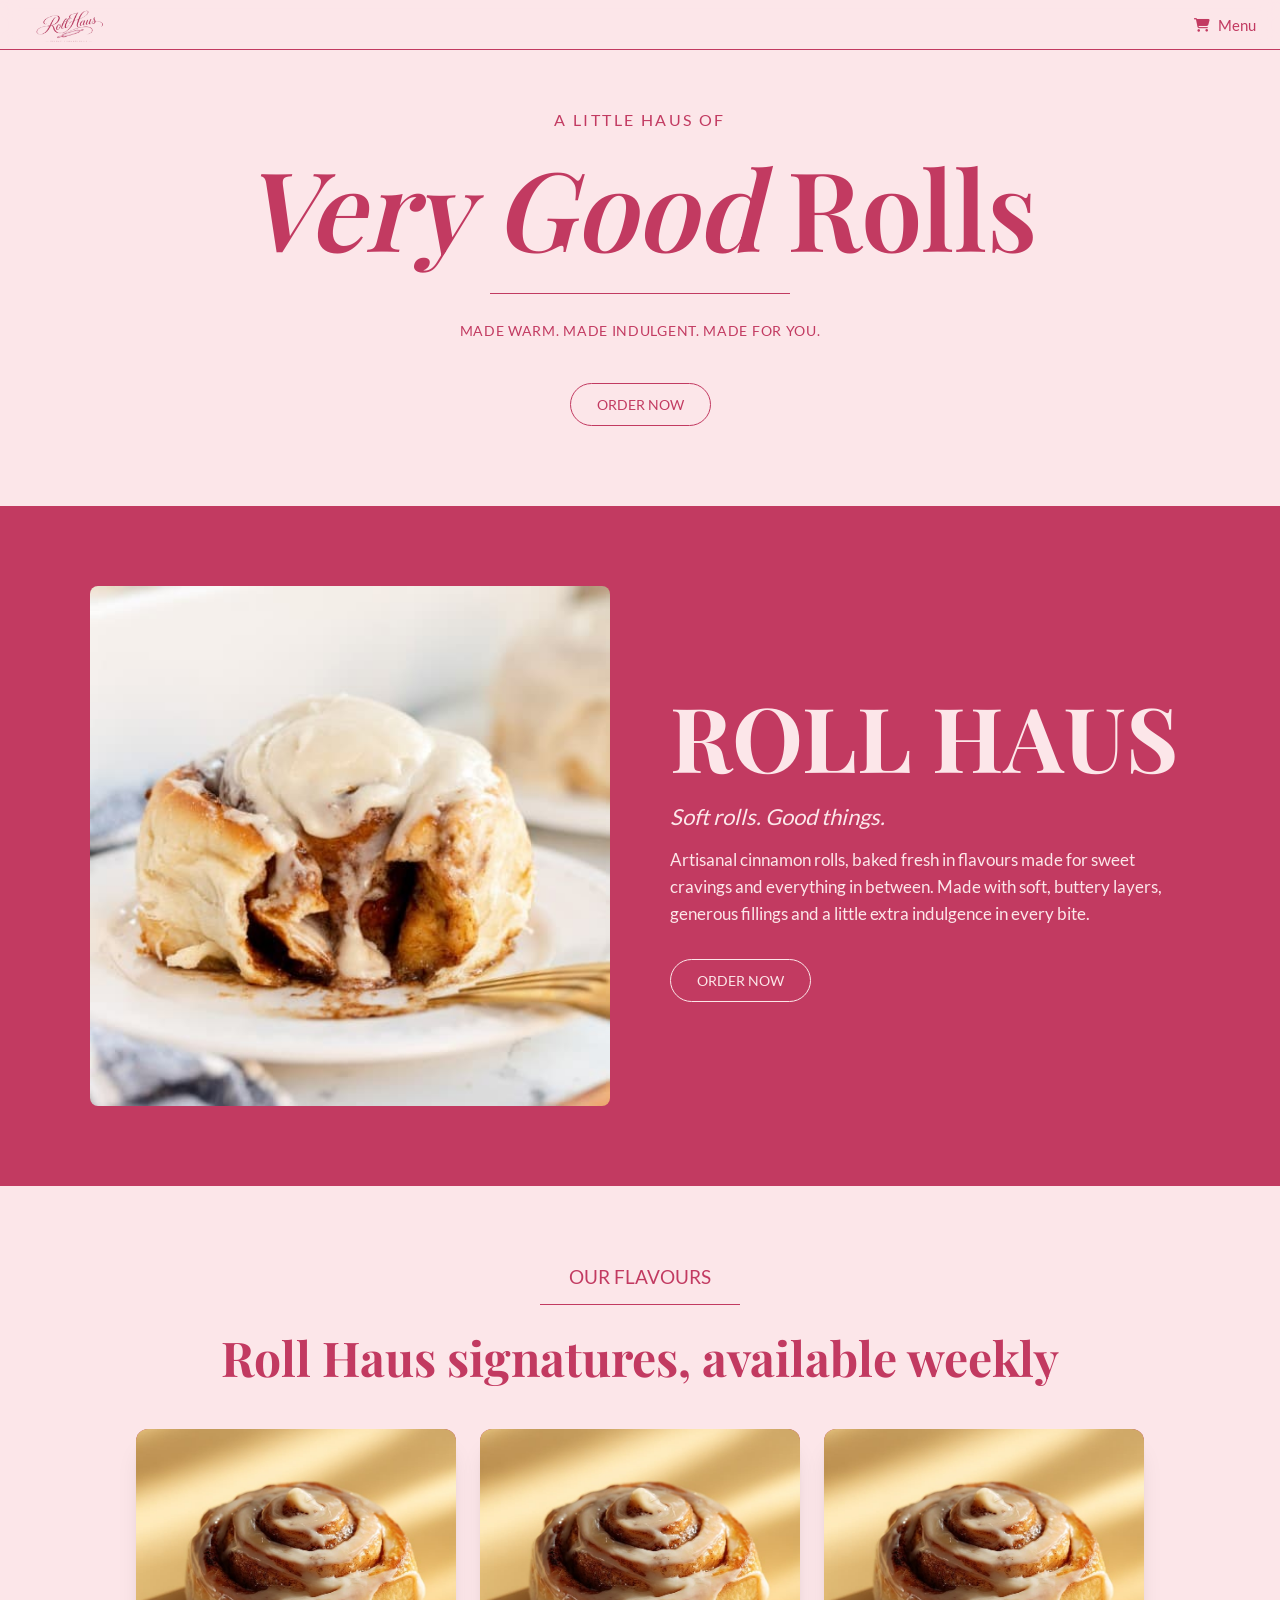
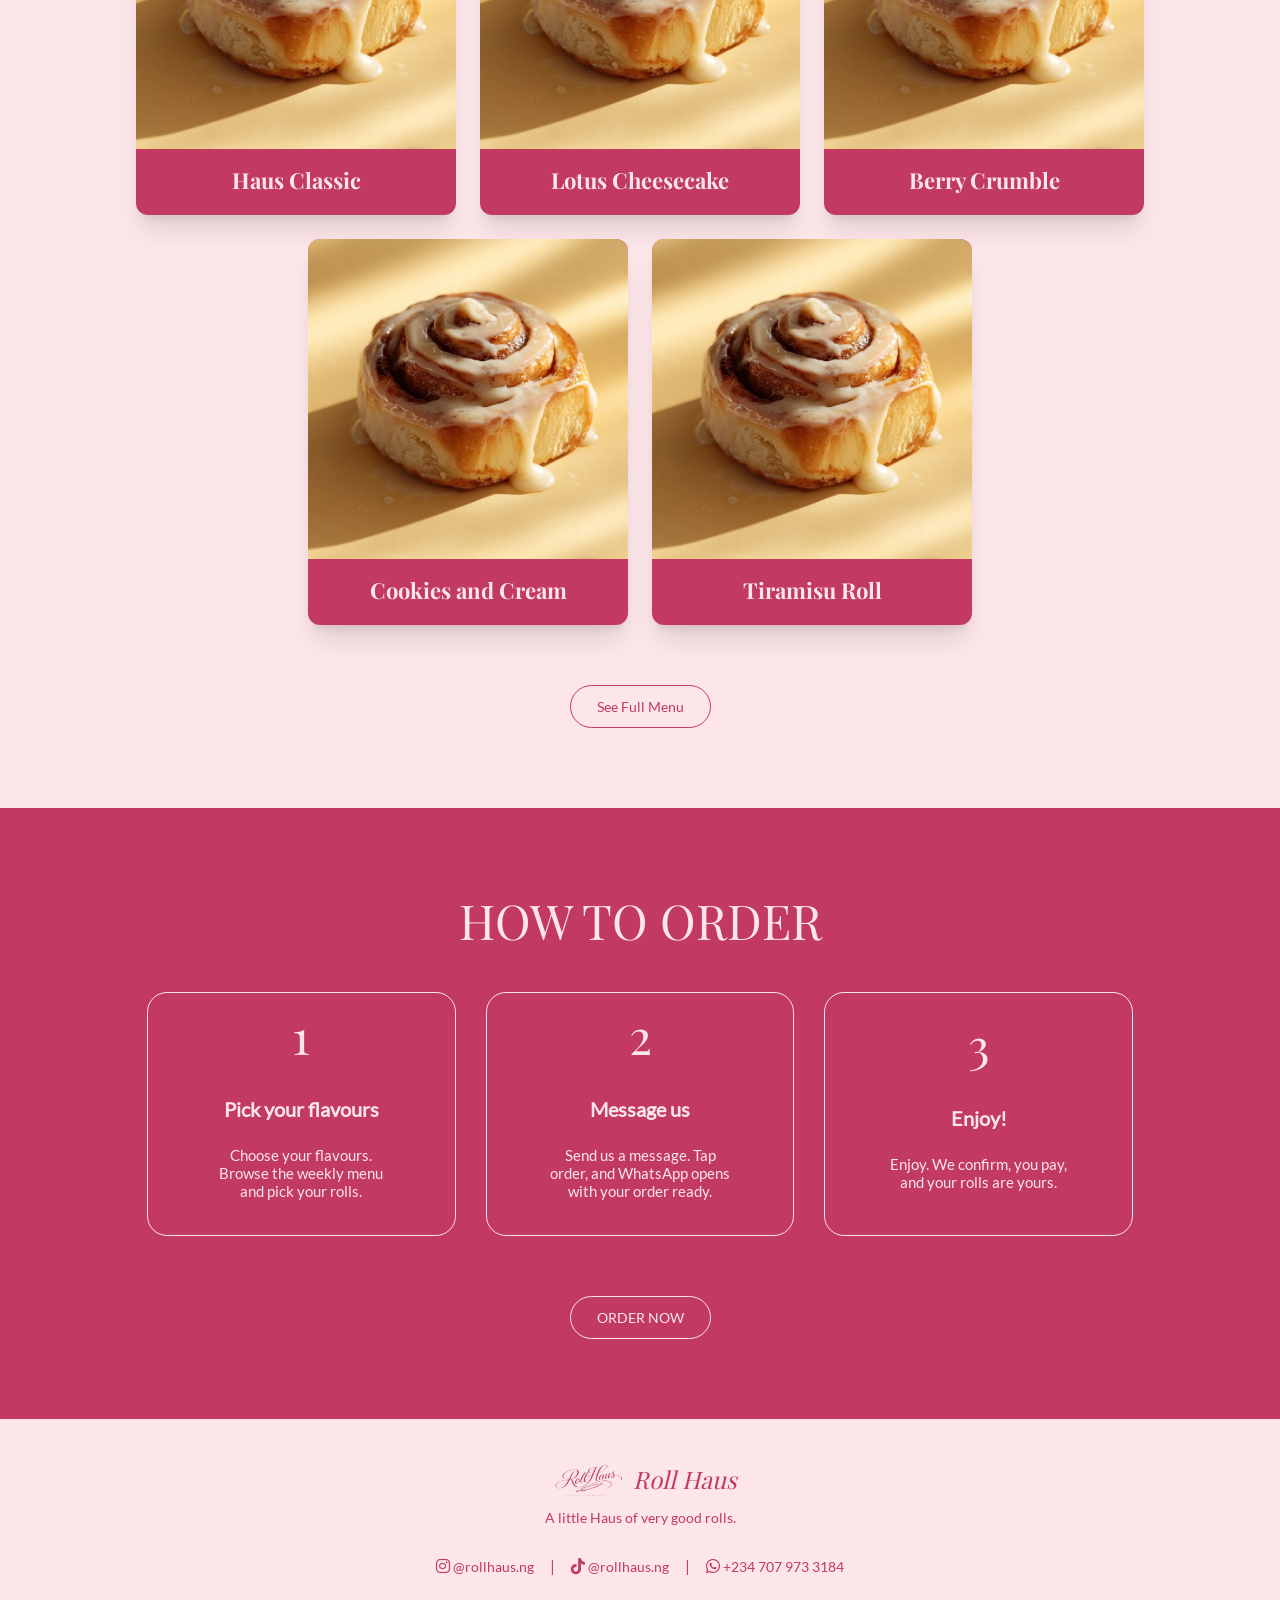
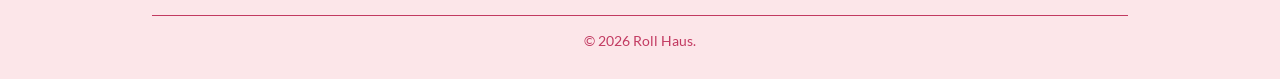
<file: index.html>
<!doctype html>
<html lang="en">
  <head>
    <meta charset="UTF-8" />
    <meta name="viewport" content="width=device-width, initial-scale=1.0" />
    <meta property="og:title" content="Roll Haus — Fresh Cinnamon Rolls">
    <meta property="og:description" content="Soft rolls. Good things.">
    <meta property="og:image" content="https://yoursite.com/assets/roll-haus.png">
    <meta property="og:url" content="https://yoursite.com">
    <meta name="theme-color" content="#c23a61">
    <title>Roll Haus</title>
    <link rel="stylesheet" href="style.css" />
    <link
      rel="stylesheet"
      href="https://cdnjs.cloudflare.com/ajax/libs/font-awesome/6.7.2/css/all.min.css"
    />
  </head>
  <body>

    <header>

      <nav class="navbar">

        <div class="nav-left">
          <img src="assets/roll-haus.png" alt="Roll Haus logo" />
        </div>

        <div class="nav-right">
          <a href="pages/menu.html">
            <span class="cart"><i class="fa-solid fa-cart-shopping"></i></span>
            <span class="menu-link">Menu</span>
          </a>
        </div>

      </nav>

    </header>

    <main>

      <section class="hero">
        <div class="hero-container">
          <h3>A LITTLE HAUS OF</h3>
          <h1><span>Very Good</span> Rolls</h1>
          <hr />
          <p>MADE WARM. MADE INDULGENT. MADE FOR YOU.</p>
          <a href="pages/menu.html" class="btn">ORDER NOW</a>
        </div>
      </section>

      <section class="about-haus">
        <div class="about-container">
          <div class="about-img">
            <img src="assets/about-img.jpg" alt="a cinnamon roll" />
          </div>
          <div class="about-text">
            <h1>ROLL HAUS</h1>
            <h3>Soft rolls. Good things.</h3>
            <p>
              Artisanal cinnamon rolls, baked fresh in flavours made for sweet
              cravings and everything in between. Made with soft, buttery
              layers, generous fillings and a little extra indulgence in every
              bite.
            </p>
            <a href="pages/menu.html" class="btn">ORDER NOW</a>
          </div>
        </div>
      </section>

      <section class="menu-preview">
        <div class="menu-container">

          <div class="menu-header">
            <h3>OUR FLAVOURS</h3>
            <hr />
            <h1>Roll Haus signatures, available weekly</h1>
          </div>

          <div class="flavor-grid">

            <div class="flavor-card">
              <img src="assets/menu-preview-img.jpg" alt="Classic Cinnamon" />
              <div class="flavor-info">
                <h4>Haus Classic</h4>
              </div>
            </div>

            <div class="flavor-card">
              <img src="assets/menu-preview-img.jpg" alt="Classic Cinnamon" />
              <div class="flavor-info">
                <h4>Lotus Cheesecake</h4>
              </div>
            </div>

            <div class="flavor-card">
              <img src="assets/menu-preview-img.jpg" alt="Classic Cinnamon" />
              <div class="flavor-info">
                <h4>Berry Crumble</h4>
              </div>
            </div>

            <div class="flavor-card">
              <img src="assets/menu-preview-img.jpg" alt="Classic Cinnamon" />
              <div class="flavor-info">
                <h4>Cookies and Cream</h4>
              </div>
            </div>

            <div class="flavor-card">
              <img src="assets/menu-preview-img.jpg" alt="Classic Cinnamon" />
              <div class="flavor-info">
                <h4>Tiramisu Roll</h4>
              </div>
            </div>

          </div>

          <a href="pages/menu.html" class="btn">See Full Menu</a>

        </div>
      </section>

      <section class="order-steps">

        <div class="order-steps-container">
          <h1>HOW TO ORDER</h1>
          <div class="order-steps-grid">
            <div class="order-steps-grid-items">
              <span>1</span>
              <h4>Pick your flavours</h4>
              <p>
                Choose your flavours. Browse the weekly menu and pick your rolls.
              </p>
            </div>
            <div class="order-steps-grid-items">
              <span>2</span>
              <h4>Message us</h4>
              <p>
                Send us a message. Tap order, and WhatsApp opens with your order ready.
              </p>
            </div>
            <div class="order-steps-grid-items">
              <span>3</span>
              <h4>Enjoy!</h4>
              <p>
                Enjoy. We confirm, you pay, and your rolls are yours.
              </p>
            </div>
          </div>
          <a href="pages/menu.html" class="btn">ORDER NOW</a>
        </div>

      </section>

    </main>

    <footer class="footer">
      <div class="footer-container">
        <div class="logo">
          <img src="assets/roll-haus.png" alt="Roll Haus logo">
          <h2>Roll Haus</h2>
        </div>
        <div class="footer-items">
          <p>A little Haus of very good rolls.</p>
          <div class="footer-links">
            <span>
              <i class="fa-brands fa-instagram"></i>
              <a href="https://www.instagram.com/rollhaus.ng/" target="_blank">@rollhaus.ng</a>
            </span>
            <span>|</span>
            <span>
              <i class="fa-brands fa-tiktok"></i>
              <a href="https://www.tiktok.com/@_xx.n4nsss" target="_blank">@rollhaus.ng</a>
            </span>
            <span>|</span>
            <span>
              <i class="fa-brands fa-whatsapp" target="_blank"></i>
              <a href="https://wa.me/2347079733184" target="_blank">+234 707 973 3184</a>
            </span>
          </div>
        </div>
        <div class="copyright">
          <hr>
          <p>&copy; 2026 Roll Haus.</p>
        </div>
      </div>
    </footer>

  </body>
</html>
</file>
<file: style.css>
* {
  margin: 0;
  padding: 0;
  box-sizing: border-box;
}

@font-face {
  font-family: "Playfair Display";
  src: url(fonts/PlayfairDisplay-VariableFont_wght.ttf);
}

@font-face {
  font-family: "Lato";
  src: url(fonts/Lato-Regular.ttf);
}

:root {
  --font-heading: "Playfair Display", cursive;
  --font-body: "Lato", sans-serif;
  --primary: #fce6e9;
  --secondary: #c23a61;
  --radius-pill: 999px;
  --nav-height: 50px;
}

body {
  background-color: var(--primary);
  font-family: var(--font-body);
  color: var(--secondary);
  overflow-x: hidden;
}

img {
  display: block;
  max-width: 100%;
}

/* NAV */
.navbar {
  position: fixed;
  top: 0;
  left: 0;
  right: 0;
  z-index: 10;
  display: flex;
  justify-content: space-between;
  align-items: center;
  height: var(--nav-height);
  padding: 0 24px;
  background: rgba(252, 230, 233, 0.85);
  backdrop-filter: blur(10px);
  border-bottom: 1px solid var(--secondary);
}

.nav-left img {
  width: 90px;
  height: auto;
}

.nav-right a {
  display: flex;
  align-items: center;
  gap: 8px;
  text-decoration: none;
  color: var(--secondary);
  font-size: 15px;
  transition: opacity 0.2s;
}

.nav-right a:hover {
  text-decoration: underline;
}

.nav-right .cart {
  font-size: 14px;
}

/* HERO */
.hero {
  padding: calc(var(--nav-height) + 60px) 24px 80px;
  background-color: var(--primary);
  text-align: center;
}

.hero-container {
  display: flex;
  flex-direction: column;
  align-items: center;
  max-width: 900px;
  margin: 0 auto;
}

.hero-container h3 {
  font-family: var(--font-body);
  font-weight: 400;
  font-size: 16px;
  letter-spacing: 0.15em;
  margin-bottom: 20px;
}

.hero-container h1 {
  font-family: var(--font-heading);
  font-weight: 600;
  font-size: clamp(48px, 10vw, 110px);
  line-height: 1.05;
  margin-bottom: 28px;
}

.hero-container h1 span {
  font-style: italic;
}

.hero-container hr {
  height: 1px;
  width: min(300px, 50%);
  border: none;
  background-color: var(--secondary);
  margin-bottom: 28px;
}

.hero-container p {
  font-size: 14px;
  letter-spacing: 0.05em;
  margin-bottom: 44px;
}

/* BUTTON (shared) */
.btn {
  display: inline-block;
  text-decoration: none;
  color: var(--secondary);
  font-family: var(--font-body);
  font-size: 14px;
  padding: 12px 26px;
  border: 1px solid var(--secondary);
  border-radius: var(--radius-pill);
  transition: background-color 0.3s, color 0.3s;
}

.btn:hover {
  background-color: var(--secondary);
  color: var(--primary);
}

/* ABOUT */
.about-haus {
  padding: 80px 24px;
  background-color: var(--secondary);
}

.about-container {
  display: flex;
  align-items: center;
  gap: 60px;
  max-width: 1100px;
  margin: 0 auto;
}

.about-img,
.about-text {
  flex: 1;
}

.about-img img {
  width: 100%;
  height: auto;
  border-radius: 8px;
}

.about-text {
  color: var(--primary);
}

.about-text h1 {
  font-family: var(--font-heading);
  font-size: clamp(48px, 7vw, 90px);
  line-height: 1.05;
  margin-bottom: 20px;
}

.about-text h3 {
  font-weight: 400;
  font-style: italic;
  font-size: 22px;
  margin-bottom: 16px;
}

.about-text p {
  font-size: 17px;
  line-height: 1.6;
  margin-bottom: 32px;
}

.about-text .btn {
  color: var(--primary);
  border-color: var(--primary);
}

.about-text .btn:hover {
  background-color: var(--primary);
  color: var(--secondary);
}

/* MENU PREVIEW SECTION */
.menu-preview {
  padding: 80px 24px;
}

.menu-container {
  display: flex;
  flex-direction: column;
  align-items: center;
}

.menu-header {
  display: flex;
  flex-direction: column;
  align-items: center;
  margin-bottom: 40px;
}

.menu-header h3 {
  margin-bottom: 16px;
  font-weight: 300;
}

.menu-header hr {
  border: none;
  height: 1px;
  width: 200px;
  margin-bottom: 20px;
  background-color: var(--secondary);
}

.menu-header h1 {
  font-family: var(--font-heading);
  font-size: 3rem;
  text-align: center;
}

/* GRID */
.flavor-grid {
  display: flex;
  flex-wrap: wrap;
  justify-content: center;
  gap: 24px;
  width: 100%;
  max-width: 1050px;   /* keeps it to 3 cards max */
  margin-bottom: 60px;
}

/* CARD */
.flavor-card {
  width: 320px;
  background-color: var(--secondary);
  border-radius: 12px;
  overflow: hidden;    /* clips the image corners to the card */
  display: flex;
  flex-direction: column;
  box-shadow: 0 20px 25px -5px rgb(0 0 0 / 0.1), 0 8px 10px -6px rgb(0 0 0 / 0.1);
}

.flavor-card img {
  width: 100%;
  aspect-ratio: 1 / 1;
  object-fit: cover;
  display: block;
}

.flavor-info {
  padding: 16px;
  text-align: center;
  color: var(--primary);
}

.flavor-info h4 {
  font-family: var(--font-heading);
  font-size: 22px;
  margin-bottom: 4px;
}

/* ORDER STEPS */
.order-steps {
  padding: 80px 24px;
  background-color: var(--secondary);
  color: var(--primary);
}

.order-steps-container {
  display: flex;
  flex-direction: column;
  justify-content: center;
  align-items: center;
  width: 100%;
}

.order-steps-container h1 {
  margin-bottom: 40px;
  font-size: 48px;
  font-weight: 400;
  font-family: var(--font-heading);
}

.order-steps-grid {
  display: grid;
  grid-template-columns: repeat(3, 1fr);
  justify-content: center;
  gap: 30px;
  width: 80%;
  margin-bottom: 60px;
}

.order-steps-grid-items {
  display: flex;
  flex-direction: column;
  justify-content: center;
  align-items: center;
  border: 1px solid var(--primary);
  padding: 10px 20px;
  border-radius: 20px;
  transition: 0.3s;
}

.order-steps-grid-items:hover {
  transform: translateY(-5px);
}

.order-steps-grid-items span {
  font-size: 48px;
  font-family: var(--font-heading);
  margin-bottom: 30px;
}

.order-steps-grid-items h4 {
  font-size: 20px;
  text-align: center;
  margin-bottom: 25px;
}

.order-steps-grid-items p {
  font-size: 15px;
  text-align: center;
  width: 70%;
  margin-bottom: 25px;
}

.order-steps-container .btn {
  color: var(--primary);
  border-color: var(--primary);
}

.order-steps-container .btn:hover {
  background-color: var(--primary);
  color: var(--secondary);
}

/* FOOTER */
.footer {
  padding: 30px;
  width: 100%;
}

.footer-container {
  display: flex;
  flex-direction: column;
  justify-content: center;
  align-items: center;
}

.logo {
  display: flex;
  justify-content: center;
  align-items: center;
}

.logo img {
  width: 90px;
}

.logo h2 {
  font-size: 24px;
  font-weight: 400;
  font-family: var(--font-heading);
  font-style: italic;
}

.footer-items {
  display: flex;
  flex-direction: column;
  justify-content: center;
  align-items: center;
}

.footer-items p {
  font-size: 14px;
  font-weight: 400;
  margin-bottom: 30px;
}

.footer-links {
  display: flex;
  justify-content: center;
  align-items: center;
  gap: 16px;
  margin-bottom: 40px;
}

.footer-links a {
  text-decoration: none;
  color: var(--secondary);
  font-size: 14px;
}

.footer-links a:hover {
  text-decoration: underline;
}

.copyright {
  display: flex;
  flex-direction: column;
  justify-content: center;
  align-items: center;
  gap: 16px;
  width: 100%;
}

.copyright hr {
  border: none;
  height: 1px;
  width: 80%;
  background-color: var(--secondary);
}

.copyright p {
  font-size: 14px;
}

@media (max-width: 900px) {
  /* ABOUT */
  .about-container {
    gap: 32px;
  }

  /* HERO */
  .hero-container h1 {
    font-size: clamp(40px, 9vw, 72px);
  }

  /* ABOUT */
  .about-text h1 {
    font-size: clamp(40px, 8vw, 64px);
  }

  /* MENU PREVIEW */
  .flavor-card {
    width: 260px;
  }

  /* ORDER STEPS */
  .order-steps-grid {
    grid-template-columns: 1fr 1fr;
    width: 90%;
  }

  .order-steps-container h1 {
    font-size: 40px;
  }

  /* FOOTER */
  .footer {
    padding: 24px 20px;
  }

  .footer-links {
    gap: 12px;
  }

  .footer-links a {
    font-size: 13px;
  }
}

/* MOBILE — max-width: 600px */
@media (max-width: 600px) {
  /* NAV */
  .navbar {
    padding: 0 16px;
  }

  .nav-left img {
    width: 70px;
  }

  .nav-right a {
    font-size: 13px;
  }

  /* HERO */
  .hero {
    padding: calc(var(--nav-height) + 40px) 20px 60px;
  }

  .hero-container h3 {
    font-size: 12px;
    margin-bottom: 14px;
  }

  .hero-container h1 {
    font-size: 44px;
    margin-bottom: 20px;
  }

  .hero-container hr {
    width: 60%;
    margin-bottom: 20px;
  }

  .hero-container p {
    font-size: 12px;
    margin-bottom: 32px;
  }

  /* BUTTON */
  .btn {
    font-size: 12px;
    padding: 10px 20px;
  }

  /* ABOUT */
  .about-haus {
    padding: 50px 20px;
  }

  .about-container {
    flex-direction: column;
    text-align: center;
    gap: 32px;
  }

  .about-text h1 {
    font-size: 52px;
    margin-bottom: 14px;
  }

  .about-text h3 {
    font-size: 18px;
    margin-bottom: 14px;
  }

  .about-text p {
    font-size: 14px;
    margin-bottom: 24px;
  }

  /* MENU PREVIEW — 1 column */
  .flavor-grid {
    flex-direction: column;
    align-items: center;
  }

  .flavor-card {
    width: 100%;
    max-width: 340px;
  }

  /* ORDER STEPS */
  .order-steps {
    padding: 50px 20px;
  }

  .order-steps-container h1 {
    font-size: 32px;
    margin-bottom: 28px;
  }

  .order-steps-grid {
    grid-template-columns: 1fr;
    width: 80%;
    gap: 20px;
    margin-bottom: 40px;
  }

  .order-steps-grid-items {
    padding: 20px 16px;
  }

  .order-steps-grid-items span {
    font-size: 36px;
    margin-bottom: 16px;
  }

  .order-steps-grid-items h4 {
    font-size: 18px;
    margin-bottom: 12px;
  }

  .order-steps-grid-items p {
    width: 90%;
    font-size: 14px;
    margin-bottom: 0;
  }

  /* FOOTER */
  .footer {
    padding: 40px 12px 24px;
  }

  .logo img {
    width: 70px;
  }

  .logo h2 {
    font-size: 20px;
  }

  .footer-items p {
    font-size: 13px;
    margin-bottom: 24px;
    text-align: center;
  }

  .footer-links {
    gap: 8px;
    margin-bottom: 32px;
    flex-wrap: nowrap;
  }

  .footer-links a {
    font-size: 12px;
  }

  .footer-links i {
    font-size: 12px;
  }

  .copyright {
    gap: 12px;
  }

  .copyright p {
    font-size: 12px;
  }
}
</file>
